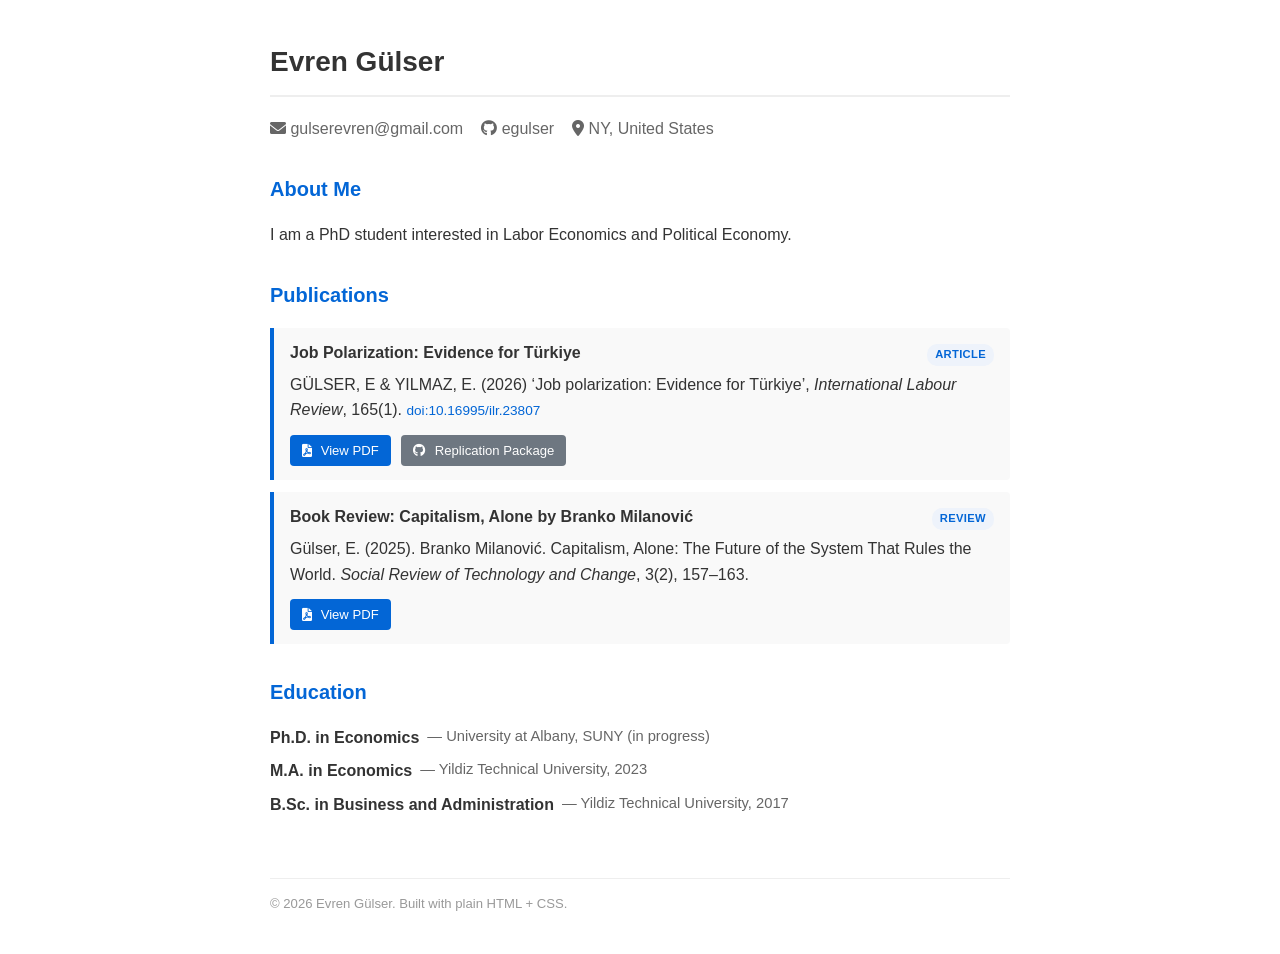
<file: index.html>
<!DOCTYPE html>
<html lang="en">
<head>
    <meta charset="UTF-8">
    <meta name="viewport" content="width=device-width, initial-scale=1.0">
    <title>Evren Gülser  &#x2014;  Academic Profile</title>

    <!-- favicon: EG monogram SVG — works on light & dark tabs -->
    <link rel="icon" href="data:image/svg+xml,<svg xmlns='http://www.w3.org/2000/svg' viewBox='0 0 100 100'><rect width='100' height='100' rx='20' fill='%230366d6'/><text x='50' y='68' text-anchor='middle' font-family='system-ui,sans-serif' font-size='48' font-weight='700' fill='white'>EG</text></svg>">

    <!-- SEO / social -->
    <meta name="description" content="Evren Gülser — PhD student in Economics. Research in labor economics, political economy, and inequality.">
    <meta property="og:title" content="Evren Gülser  &#x2014;  Academic Profile">
    <meta property="og:description" content="PhD student in Economics. Research in labor economics and political economy.">
    <meta property="og:type" content="website">
    <meta name="twitter:card" content="summary">
    <meta name="twitter:title" content="Evren Gülser — Academic Profile">
    <meta name="twitter:description" content="PhD student in Economics. Research in labor economics and political economy.">
    <meta name="theme-color" content="#0366d6" media="(prefers-color-scheme: light)">
    <meta name="theme-color" content="#0d1117" media="(prefers-color-scheme: dark)">

    <link rel="stylesheet" href="https://cdnjs.cloudflare.com/ajax/libs/font-awesome/6.0.0/css/all.min.css">
    <link rel="stylesheet" href="style.css">

    <!-- JSON-LD structured data -->
    <script type="application/ld+json">
    {
      "@context": "https://schema.org",
      "@type": "Person",
      "name": "Evren Gülser",
      "givenName": "Evren",
      "familyName": "Gülser",
      "email": "gulserevren@gmail.com",
      "jobTitle": "PhD Student in Economics",
      "affiliation": {
        "@type": "Organization",
        "name": "University at Albany, SUNY"
      },
      "knowsAbout": ["Labor Economics", "Political Economy"],
      "sameAs": [
        "https://github.com/egulser"
      ]
    }
    </script>
</head>
<body>

    <!-- ── Header ──────────────────────────────── -->
    <h1>Evren Gülser</h1>
    <div class="contact-info">
        <a href="mailto:gulserevren@gmail.com"><i class="fas fa-envelope"></i> gulserevren@gmail.com</a>
        <a href="https://github.com/egulser" target="_blank"><i class="fab fa-github"></i> egulser</a>
        <span><i class="fas fa-map-marker-alt"></i> NY, United States</span>
    </div>

    <!-- ── About ───────────────────────────────── -->
    <h2>About Me</h2>
    <p>
        I am a PhD student interested in Labor Economics and Political Economy.
    </p>

    <!-- ── Publications ────────────────────────── -->
    <h2 id="publications">Publications</h2>

    <article class="pub-card">
        <header class="pub-head">
            <span class="pub-title">Job Polarization: Evidence for Türkiye</span>
            <span class="pub-type">Article</span>
        </header>
        <p class="pub-citation">
            GÜLSER, E  &amp;  YILMAZ, E. (2026)  &#x2018;Job polarization: Evidence for Türkiye&#x2019;,
            <i>International Labour Review</i>, 165(1).
            <a class="doi" href="https://doi.org/10.16995/ilr.23807">doi:10.16995/ilr.23807</a>
        </p>

        <div class="pub-actions">
            <a class="btn" href="EvrenGulser-JobPolarizationPaper.pdf" target="_blank">
                <i class="fas fa-file-pdf"></i> View PDF
            </a>
            <a class="btn btn-secondary" href="https://github.com/egulser/Replication-package-for-JP-paper" target="_blank">
                <i class="fab fa-github"></i> Replication Package
            </a>
        </div>
    </article>

    <article class="pub-card">
        <header class="pub-head">
            <span class="pub-title">Book Review: Capitalism, Alone by Branko Milanovi&#x107;</span>
            <span class="pub-type">Review</span>
        </header>
        <p class="pub-citation">
            Gülser, E. (2025). Branko Milanovi&#x107;. Capitalism, Alone: The Future of the System
            That Rules the World. <i>Social Review of Technology and Change</i>, 3(2), 157&#x2013;163.
        </p>
        <div class="pub-actions">
            <a class="btn" href="EvrenGulser-BookReview.pdf" target="_blank">
                <i class="fas fa-file-pdf"></i> View PDF
            </a>
        </div>
    </article>

    <!-- ── Education ───────────────────────────── -->
    <h2 id="education">Education</h2>
    <ul class="edu-list">
        <li>
            <span class="edu-degree">Ph.D. in Economics</span>
            <span class="edu-meta">— University at Albany, SUNY (in progress)</span>
        </li>
        <li>
            <span class="edu-degree">M.A. in Economics</span>
            <span class="edu-meta">— Yildiz Technical University, 2023</span>
        </li>
        <li>
            <span class="edu-degree">B.Sc. in Business and Administration</span>
            <span class="edu-meta">— Yildiz Technical University, 2017</span>
        </li>
    </ul>

    <!-- ── Footer ──────────────────────────────── -->
    <footer>
        &copy; 2026 Evren Gülser. Built with plain HTML + CSS.
    </footer>

</body>
</html>
</file>
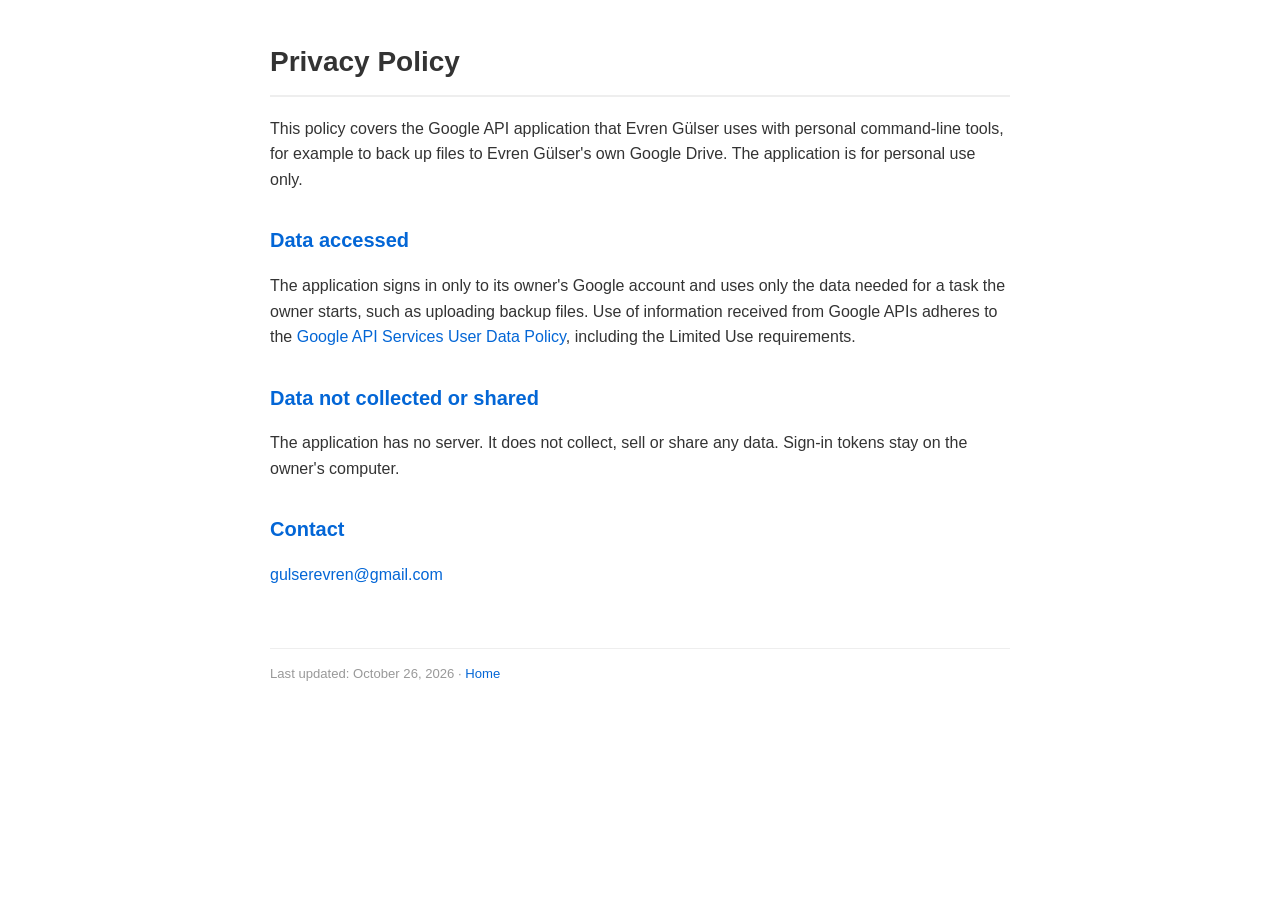
<file: privacy.html>
<!DOCTYPE html>
<html lang="en">
<head>
    <meta charset="UTF-8">
    <meta name="viewport" content="width=device-width, initial-scale=1.0">
    <title>Privacy Policy  &#x2014;  Evren Gülser</title>
    <meta name="robots" content="noindex">
    <link rel="stylesheet" href="style.css">
</head>
<body>

    <h1>Privacy Policy</h1>
    <p>
        This policy covers the Google API application that Evren Gülser uses with
        personal command-line tools, for example to back up files to Evren Gülser's
        own Google Drive. The application is for personal use only.
    </p>

    <h2>Data accessed</h2>
    <p>
        The application signs in only to its owner's Google account and uses only the
        data needed for a task the owner starts, such as uploading backup files.
        Use of information received from Google APIs adheres to the
        <a href="https://developers.google.com/terms/api-services-user-data-policy">Google API Services User Data Policy</a>,
        including the Limited Use requirements.
    </p>

    <h2>Data not collected or shared</h2>
    <p>
        The application has no server. It does not collect, sell or share any data.
        Sign-in tokens stay on the owner's computer.
    </p>

    <h2>Contact</h2>
    <p>
        <a href="mailto:gulserevren@gmail.com">gulserevren@gmail.com</a>
    </p>

    <footer>
        Last updated: October 26, 2026 &#x00B7; <a href="./">Home</a>
    </footer>

</body>
</html>
</file>
<file: style.css>
/* Evren Gulser — Academic Profile                    */
/* light theme is default; dark via prefers-color-scheme */

/* ── Base ─────────────────────────────────────── */
:root {
  --bg:        #fff;
  --text:      #333;
  --text-dim:  #666;
  --text-fade: #999;
  --link:      #0366d6;
  --link-hover:#0255b3;
  --border:    #eee;
  --card-bg:   #f9f9f9;
  --accent:    #0366d6;
  --type-bg:   #eef3fb;
}

* { box-sizing: border-box; }

html { scroll-behavior: smooth; }

body {
  font-family: -apple-system, BlinkMacSystemFont, "Segoe UI", Helvetica, Arial, sans-serif;
  font-size: 1rem;
  line-height: 1.6;
  color: var(--text);
  background: var(--bg);
  max-width: 780px;
  margin: 40px auto;
  padding: 0 20px;
}

h1 {
  font-size: 1.75rem;
  border-bottom: 2px solid var(--border);
  padding-bottom: 10px;
  color: var(--text);
}

h2 {
  font-size: 1.25rem;
  color: var(--link);
  margin-top: 32px;
}

a          { color: var(--link); text-decoration: none; }
a:hover    { text-decoration: underline; }

:target { scroll-margin-top: 1.5rem; }

/* Visible focus ring for keyboard users */
a:focus-visible,
.btn:focus-visible {
  outline: 2px solid var(--link);
  outline-offset: 2px;
  border-radius: 2px;
}

/* ── Contact bar ─────────────────────────────── */
.contact-info {
  color: var(--text-dim);
  margin-bottom: 20px;
  display: flex;
  flex-wrap: wrap;
  gap: 4px 18px;
}
.contact-info a {
  color: var(--text-dim);
  white-space: nowrap;
}
.contact-info a:hover { color: var(--link); }

/* ── Publication card ────────────────────────── */
.pub-card {
  background: var(--card-bg);
  padding: 12px 16px;
  border-left: 4px solid var(--accent);
  margin-bottom: 12px;
  border-radius: 0 4px 4px 0;
  transition: border-color 0.15s ease;
}
.pub-card:hover { border-left-color: var(--link-hover); }

.pub-head {
  display: flex;
  align-items: baseline;
  justify-content: space-between;
  gap: 10px;
  flex-wrap: wrap;
}
.pub-title {
  font-weight: 600;
}
.pub-type {
  font-size: 0.7rem;
  font-weight: 600;
  letter-spacing: 0.03em;
  text-transform: uppercase;
  color: var(--accent);
  background: var(--type-bg);
  padding: 2px 8px;
  border-radius: 10px;
  white-space: nowrap;
}

.pub-citation { margin: 6px 0 0; }
.doi { font-size: 0.85em; }

.pub-actions { margin-top: 4px; }

/* ── Buttons ─────────────────────────────────── */
.btn {
  background: var(--accent);
  color: #fff !important;
  padding: 5px 12px;
  border-radius: 4px;
  font-size: 0.82rem;
  display: inline-block;
  margin: 8px 6px 2px 0;
}
.btn:hover {
  text-decoration: none;
  background: var(--link-hover);
}
.btn-secondary {
  background: #6e7781;
}
.btn-secondary:hover { background: #57606a; }
.btn i { margin-right: 5px; }

/* ── Education ────────────────────────────────── */
.edu-list {
  list-style: none;
  padding: 0;
}
.edu-list li {
  margin-bottom: 8px;
  display: flex;
  flex-wrap: wrap;
  gap: 2px 8px;
}
.edu-list .edu-degree { font-weight: 600; }
.edu-list .edu-meta   { color: var(--text-dim); font-size: 0.92rem; }

/* ── Footer ──────────────────────────────────── */
footer {
  margin-top: 60px;
  padding-top: 14px;
  border-top: 1px solid var(--border);
  color: var(--text-fade);
  font-size: 0.82rem;
}

/* ── Dark mode ────────────────────────────────── */
@media (prefers-color-scheme: dark) {
  :root {
    --bg:        #0d1117;
    --text:      #c9d1d9;
    --text-dim:  #8b949e;
    --text-fade: #484f58;
    --link:      #58a6ff;
    --link-hover:#79c0ff;
    --border:    #21262d;
    --card-bg:   #161b22;
    --accent:    #1f6feb;
    --type-bg:   #1c2533;
  }

  .btn-secondary {
    background: #30363d;
  }
  .btn-secondary:hover {
    background: #484f58;
  }
}

/* ── Responsive ───────────────────────────────── */
@media (max-width: 600px) {
  body {
    font-size: 1.05rem;
    margin: 20px auto;
    padding: 0 16px;
  }
  h1 { font-size: 1.5rem; }
  h2 { font-size: 1.15rem; margin-top: 24px; }

  .contact-info {
    flex-direction: column;
    gap: 2px;
  }
  .pub-card { padding: 10px 14px; }
  .pub-head { flex-direction: column; gap: 4px; align-items: flex-start; }
  .edu-list li { flex-direction: column; gap: 2px; }
}

/* ── Print ────────────────────────────────────── */
@media print {
  @page { margin: 1.8cm; }

  :root {
    --bg:        #fff;
    --text:      #111;
    --text-dim:  #444;
    --text-fade: #666;
    --link:      #111;
    --link-hover:#111;
    --border:    #ccc;
    --card-bg:   #fff;
    --accent:    #111;
    --type-bg:   #fff;
  }

  html { scroll-behavior: auto; }

  body {
    font-size: 11pt;
    line-height: 1.5;
    max-width: 100%;
  }

  .btn,
  .pub-actions,
  footer,
  .contact-info i,
  .pub-type {
    display: none;
  }

  .pub-card {
    border-left: 2px solid #111;
    padding: 6px 12px;
    margin-bottom: 8px;
    break-inside: avoid;
    page-break-inside: avoid;
  }

  h1 { border-bottom: 1px solid #111; }
  a[href]::after { content: " (" attr(href) ")"; font-size: 0.8em; }
  a[href^="mailto:"]::after,
  a[href^="#"]::after,
  .doi::after { content: none; }
}
</file>
